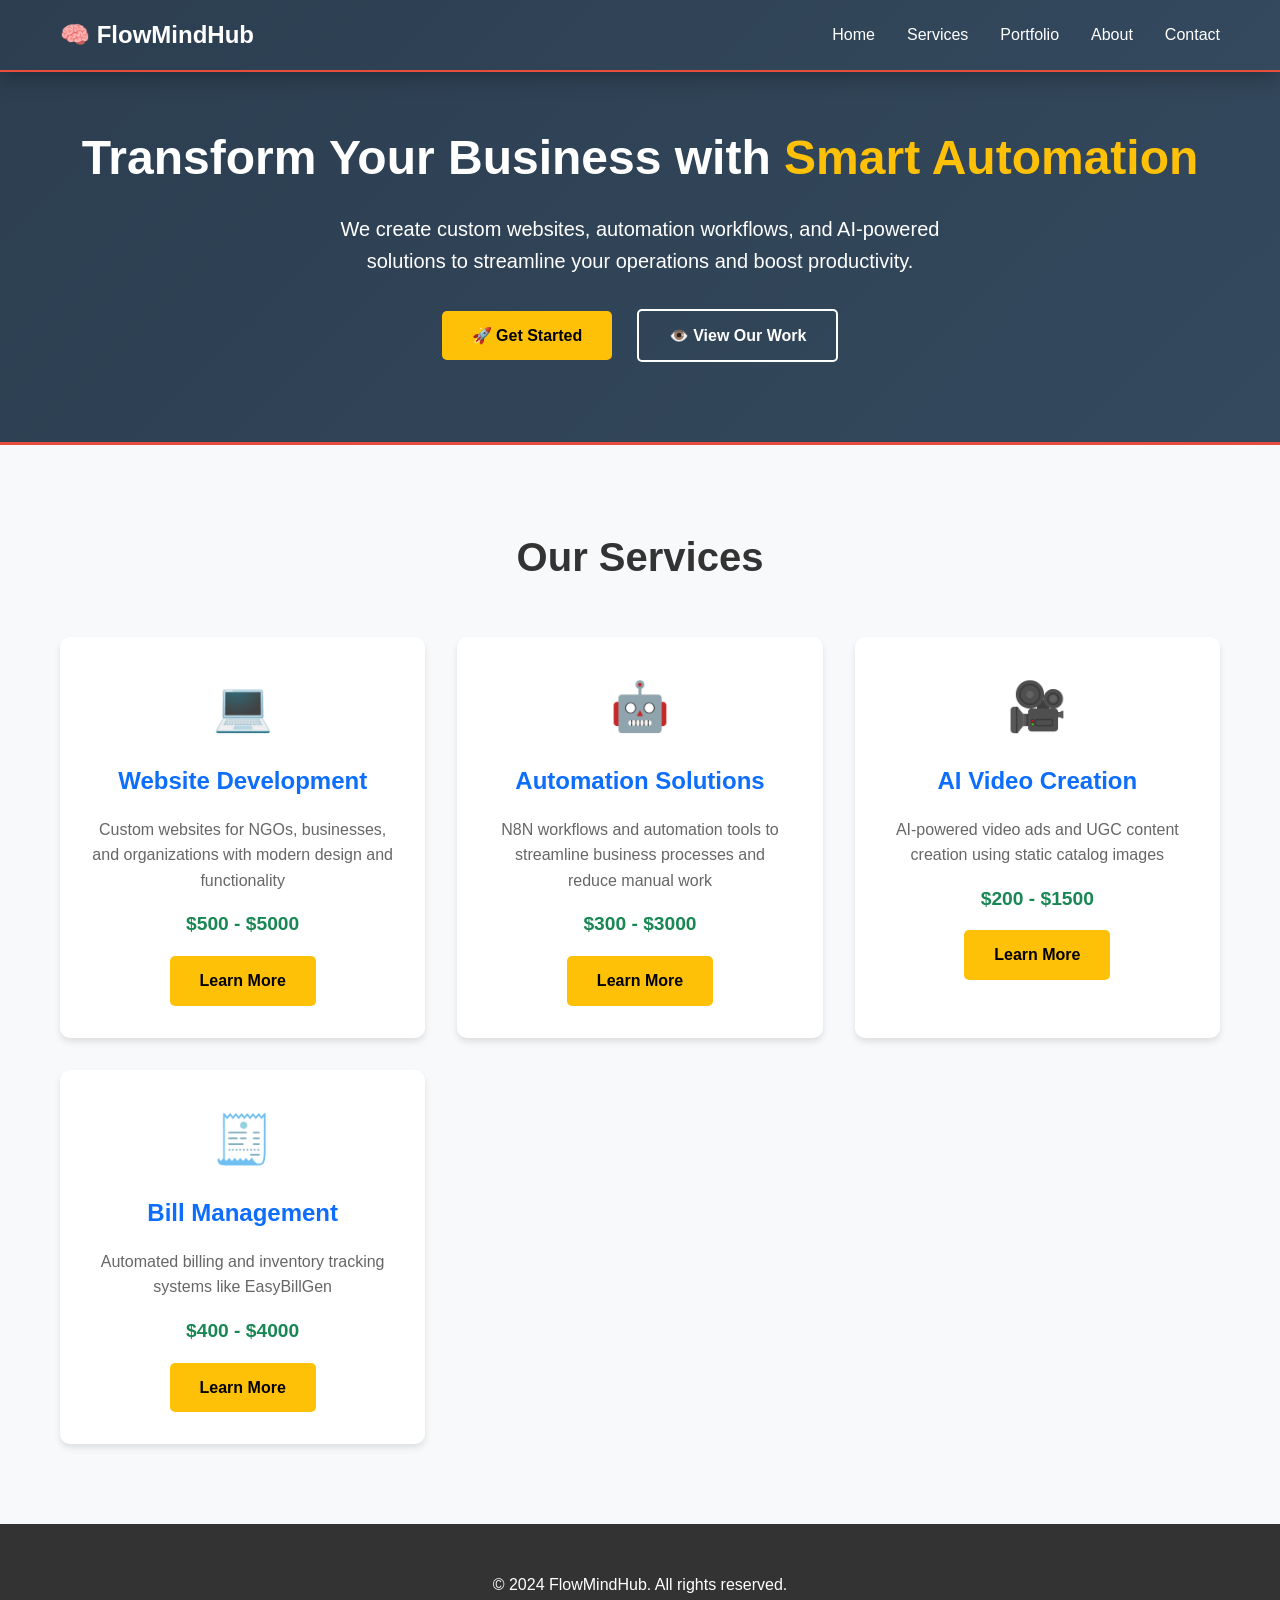
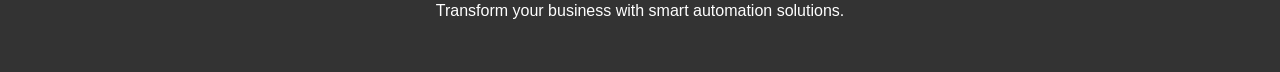
<file: templates/index_simple.html>
<!DOCTYPE html>
<html lang="en">
<head>
    <meta charset="UTF-8">
    <meta name="viewport" content="width=device-width, initial-scale=1.0">
    <title>FlowMindHub - Digital Solutions & Automation</title>
    <style>
        * {
            margin: 0;
            padding: 0;
            box-sizing: border-box;
        }
        
        body {
            font-family: Arial, sans-serif;
            line-height: 1.6;
            color: #333;
            background-color: #fff;
        }
        
        .navbar {
            background: linear-gradient(135deg, #2c3e50 0%, #34495e 100%);
            color: white;
            padding: 1rem 0;
            position: fixed;
            top: 0;
            width: 100%;
            z-index: 1000;
            box-shadow: 0 4px 20px rgba(0,0,0,0.3);
            border-bottom: 2px solid #e74c3c;
        }
        
        .container {
            max-width: 1200px;
            margin: 0 auto;
            padding: 0 20px;
        }
        
        .navbar-content {
            display: flex;
            justify-content: space-between;
            align-items: center;
        }
        
        .logo {
            font-size: 1.5rem;
            font-weight: bold;
            color: white;
            text-decoration: none;
        }
        
        .nav-links {
            display: flex;
            list-style: none;
            gap: 2rem;
        }
        
        .nav-links a {
            color: white;
            text-decoration: none;
            font-weight: 500;
        }
        
        .nav-links a:hover {
            text-decoration: underline;
        }
        
        .hero {
            background: linear-gradient(135deg, #2c3e50 0%, #34495e 100%);
            color: white;
            padding: 120px 0 80px;
            text-align: center;
            border-bottom: 3px solid #e74c3c;
        }
        
        .hero h1 {
            font-size: 3rem;
            margin-bottom: 1rem;
            font-weight: bold;
        }
        
        .hero p {
            font-size: 1.25rem;
            margin-bottom: 2rem;
            max-width: 600px;
            margin-left: auto;
            margin-right: auto;
        }
        
        .btn {
            display: inline-block;
            padding: 12px 30px;
            background-color: #ffc107;
            color: #000;
            text-decoration: none;
            border-radius: 5px;
            font-weight: bold;
            margin: 0 10px;
            transition: transform 0.3s ease;
        }
        
        .btn:hover {
            transform: translateY(-2px);
        }
        
        .btn-outline {
            background-color: transparent;
            color: white;
            border: 2px solid white;
        }
        
        .services {
            padding: 80px 0;
            background-color: #f8f9fa;
        }
        
        .services h2 {
            text-align: center;
            font-size: 2.5rem;
            margin-bottom: 3rem;
            color: #333;
        }
        
        .service-grid {
            display: grid;
            grid-template-columns: repeat(auto-fit, minmax(300px, 1fr));
            gap: 2rem;
            margin-top: 2rem;
        }
        
        .service-card {
            background: white;
            padding: 2rem;
            border-radius: 10px;
            box-shadow: 0 4px 6px rgba(0,0,0,0.1);
            text-align: center;
        }
        
        .service-icon {
            font-size: 3rem;
            margin-bottom: 1rem;
        }
        
        .service-card h3 {
            font-size: 1.5rem;
            margin-bottom: 1rem;
            color: #0d6efd;
        }
        
        .service-card p {
            color: #666;
            margin-bottom: 1rem;
        }
        
        .price {
            font-size: 1.2rem;
            font-weight: bold;
            color: #198754;
            margin-bottom: 1rem;
        }
        
        .footer {
            background-color: #333;
            color: white;
            padding: 3rem 0;
            text-align: center;
        }
        
        .text-warning {
            color: #ffc107 !important;
        }
        
        @media (max-width: 768px) {
            .hero h1 {
                font-size: 2rem;
            }
            
            .nav-links {
                display: none;
            }
            
            .service-grid {
                grid-template-columns: 1fr;
            }
        }
    </style>
</head>
<body>
    <!-- Navigation -->
    <nav class="navbar">
        <div class="container">
            <div class="navbar-content">
                <a href="/" class="logo">🧠 FlowMindHub</a>
                <ul class="nav-links">
                    <li><a href="/">Home</a></li>
                    <li><a href="/services">Services</a></li>
                    <li><a href="/portfolio">Portfolio</a></li>
                    <li><a href="/about">About</a></li>
                    <li><a href="/contact">Contact</a></li>
                </ul>
            </div>
        </div>
    </nav>

    <!-- Hero Section -->
    <section class="hero">
        <div class="container">
            <h1>Transform Your Business with <span class="text-warning">Smart Automation</span></h1>
            <p>We create custom websites, automation workflows, and AI-powered solutions to streamline your operations and boost productivity.</p>
            <div>
                <a href="/contact" class="btn">🚀 Get Started</a>
                <a href="/portfolio" class="btn btn-outline">👁️ View Our Work</a>
            </div>
        </div>
    </section>

    <!-- Services Section -->
    <section class="services">
        <div class="container">
            <h2>Our Services</h2>
            <div class="service-grid">
                <div class="service-card">
                    <div class="service-icon">💻</div>
                    <h3>Website Development</h3>
                    <p>Custom websites for NGOs, businesses, and organizations with modern design and functionality</p>
                    <div class="price">$500 - $5000</div>
                    <a href="/services" class="btn">Learn More</a>
                </div>
                
                <div class="service-card">
                    <div class="service-icon">🤖</div>
                    <h3>Automation Solutions</h3>
                    <p>N8N workflows and automation tools to streamline business processes and reduce manual work</p>
                    <div class="price">$300 - $3000</div>
                    <a href="/services" class="btn">Learn More</a>
                </div>
                
                <div class="service-card">
                    <div class="service-icon">🎥</div>
                    <h3>AI Video Creation</h3>
                    <p>AI-powered video ads and UGC content creation using static catalog images</p>
                    <div class="price">$200 - $1500</div>
                    <a href="/services" class="btn">Learn More</a>
                </div>
                
                <div class="service-card">
                    <div class="service-icon">🧾</div>
                    <h3>Bill Management</h3>
                    <p>Automated billing and inventory tracking systems like EasyBillGen</p>
                    <div class="price">$400 - $4000</div>
                    <a href="/services" class="btn">Learn More</a>
                </div>
            </div>
        </div>
    </section>

    <!-- Footer -->
    <footer class="footer">
        <div class="container">
            <p>&copy; 2024 FlowMindHub. All rights reserved.</p>
            <p>Transform your business with smart automation solutions.</p>
        </div>
    </footer>
</body>
</html>
</file>
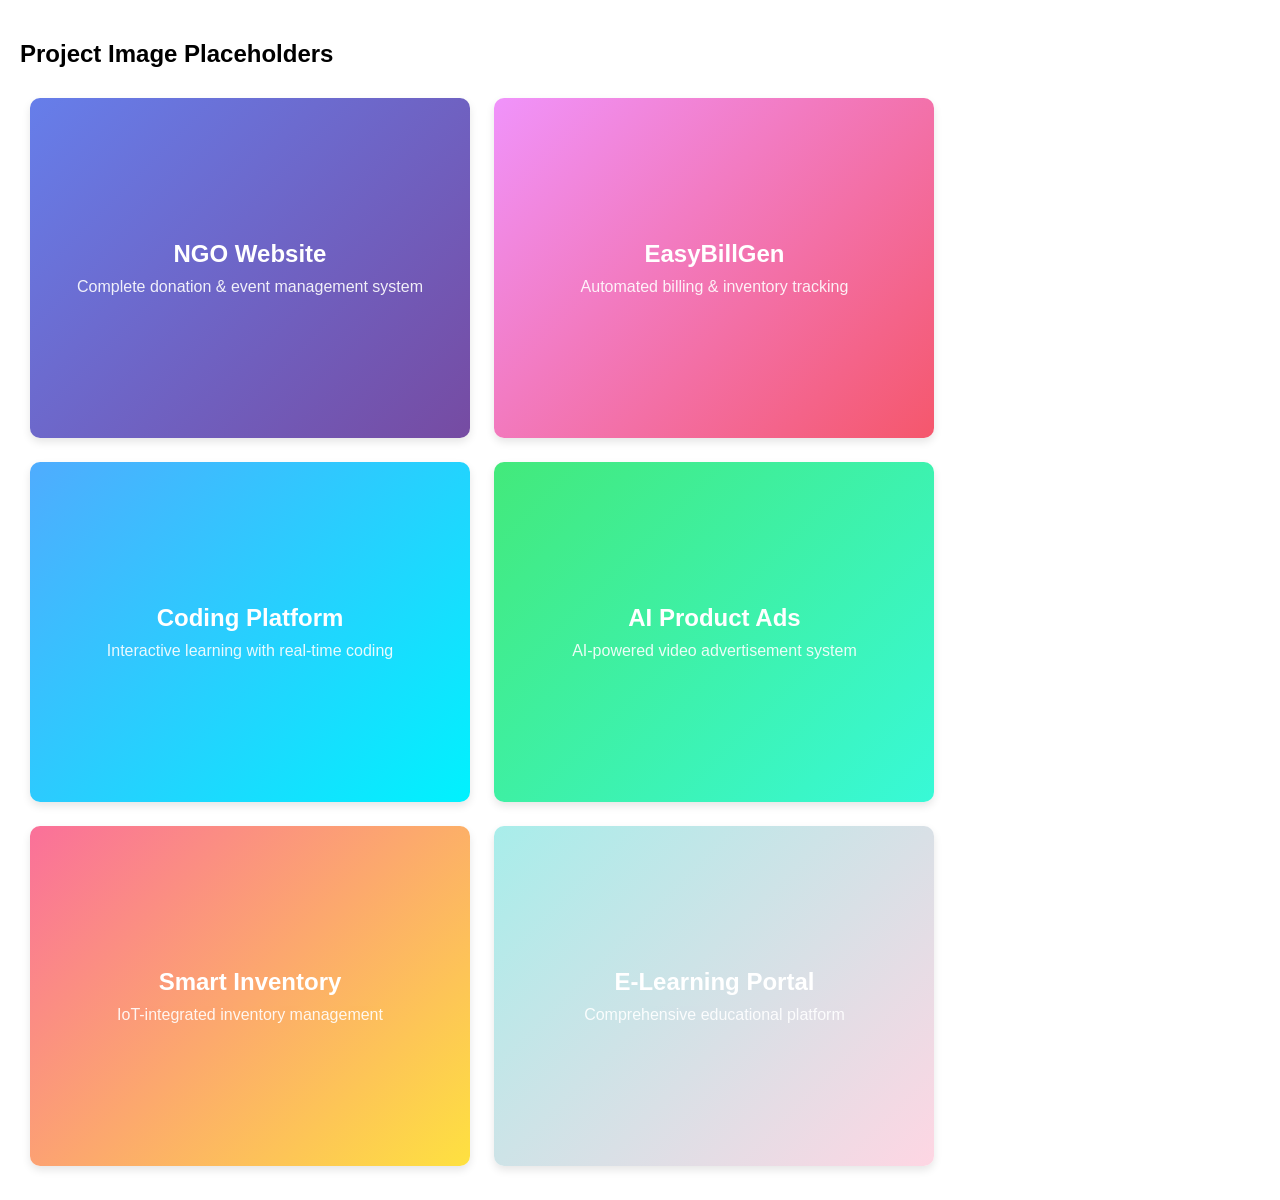
<file: static/images/project-placeholder.html>
<!DOCTYPE html>
<html>
<head>
    <title>Project Image Generator</title>
    <style>
        body { margin: 0; padding: 20px; font-family: Arial, sans-serif; }
        .image-container { 
            display: inline-block; 
            margin: 10px; 
            border-radius: 10px; 
            overflow: hidden;
            box-shadow: 0 4px 8px rgba(0,0,0,0.1);
        }
        .project-image {
            width: 400px;
            height: 300px;
            display: flex;
            flex-direction: column;
            align-items: center;
            justify-content: center;
            color: white;
            text-align: center;
            padding: 20px;
        }
        .project-title {
            font-size: 1.5rem;
            font-weight: bold;
            margin-bottom: 10px;
        }
        .project-desc {
            font-size: 1rem;
            opacity: 0.9;
        }
    </style>
</head>
<body>
    <h2>Project Image Placeholders</h2>
    
    <div class="image-container">
        <div class="project-image" style="background: linear-gradient(135deg, #667eea 0%, #764ba2 100%);">
            <div class="project-title">NGO Website</div>
            <div class="project-desc">Complete donation & event management system</div>
        </div>
    </div>
    
    <div class="image-container">
        <div class="project-image" style="background: linear-gradient(135deg, #f093fb 0%, #f5576c 100%);">
            <div class="project-title">EasyBillGen</div>
            <div class="project-desc">Automated billing & inventory tracking</div>
        </div>
    </div>
    
    <div class="image-container">
        <div class="project-image" style="background: linear-gradient(135deg, #4facfe 0%, #00f2fe 100%);">
            <div class="project-title">Coding Platform</div>
            <div class="project-desc">Interactive learning with real-time coding</div>
        </div>
    </div>
    
    <div class="image-container">
        <div class="project-image" style="background: linear-gradient(135deg, #43e97b 0%, #38f9d7 100%);">
            <div class="project-title">AI Product Ads</div>
            <div class="project-desc">AI-powered video advertisement system</div>
        </div>
    </div>
    
    <div class="image-container">
        <div class="project-image" style="background: linear-gradient(135deg, #fa709a 0%, #fee140 100%);">
            <div class="project-title">Smart Inventory</div>
            <div class="project-desc">IoT-integrated inventory management</div>
        </div>
    </div>
    
    <div class="image-container">
        <div class="project-image" style="background: linear-gradient(135deg, #a8edea 0%, #fed6e3 100%);">
            <div class="project-title">E-Learning Portal</div>
            <div class="project-desc">Comprehensive educational platform</div>
        </div>
    </div>
</body>
</html>
</file>
